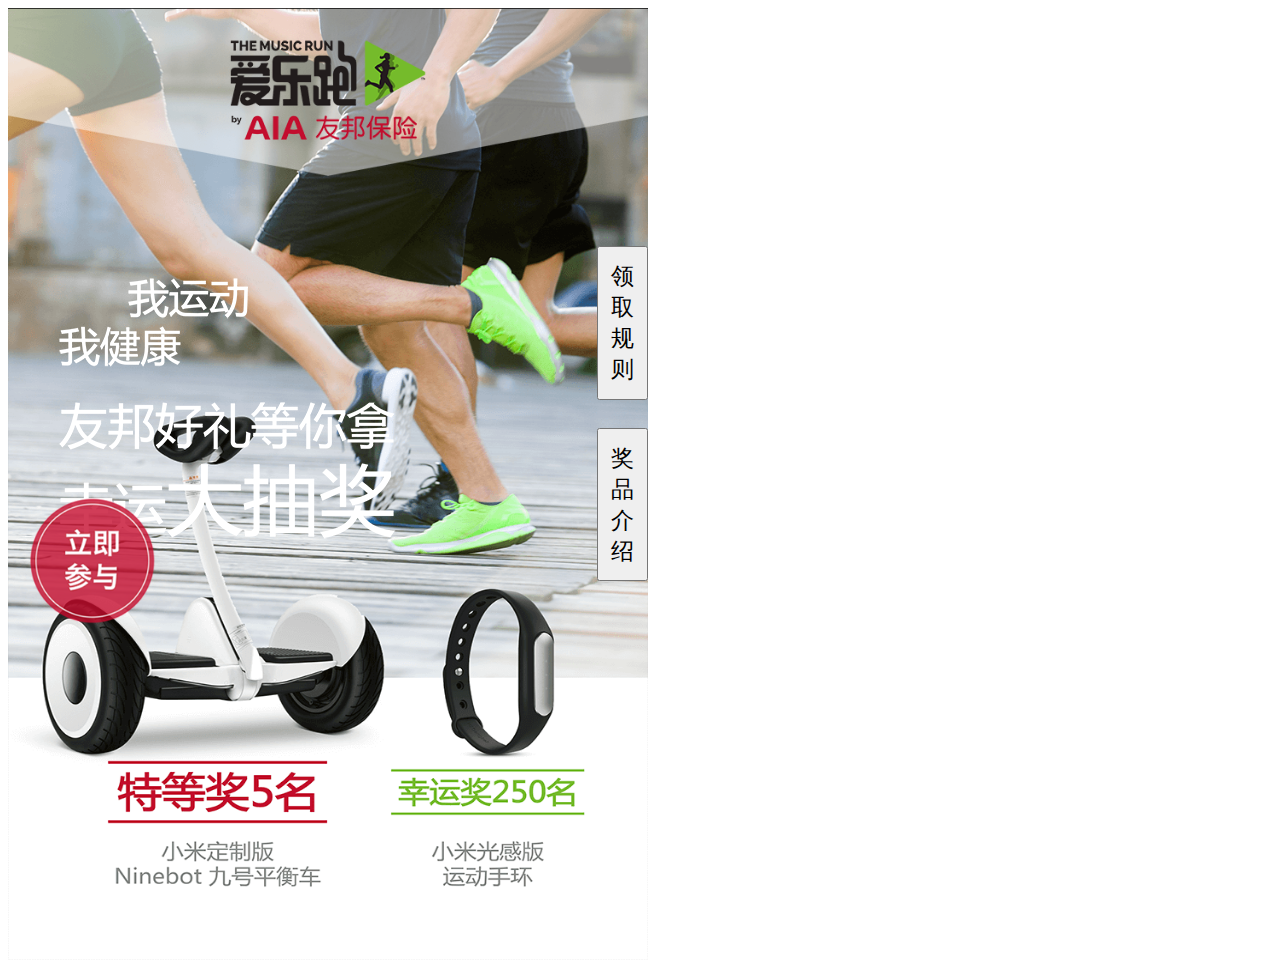
<file: index.html>
<!DOCTYPE html>
<html>
	<head>
		<meta charset="utf-8" />
		<title>友邦爱乐跑</title>
	   	<script src="http://apps.bdimg.com/libs/jquery/2.0.0/jquery.min.js"></script>
	   	<script src="http://apps.bdimg.com/libs/bootstrap/3.3.0/js/bootstrap.min.js"></script>
		<script src="stylesheets/adapt.js" type="text/javascript" charset="utf-8"></script>
		<link rel="stylesheet" type="text/css" href="stylesheets/index.css"/>
		<link href="http://apps.bdimg.com/libs/bootstrap/3.3.0/css/bootstrap.min.css" rel="stylesheet">
	</head>
	<body>
		<div id="main-container">
			<div id="index-content-section">
					<div id="logo-section">
						<div id="logo"></div>
					</div>
					<div id="info-section">
						<div id="chant">
							<img src="img/alp-chant.png"/>
						</div>
						<div id="more-info">
							<a href="rule-illustrate.html"><button type="button" class="btn btn-danger" style="font-size:0.18rem;">领<br />取<br />规<br />则</button></a>
							<a href="award-intro.html"><button type="button" class="btn btn-danger" style="margin-top:20px;font-size:0.18rem;">奖<br />品<br />介<br />绍</button></a>
						</div>
						<div id="activity">
							<a href="enroll.html"><img src="img/alp-btn-act.png" id="btn-active"/></a>
						</div>
					</div>
			</div>
		</div>
	</body>
</html>
</file>
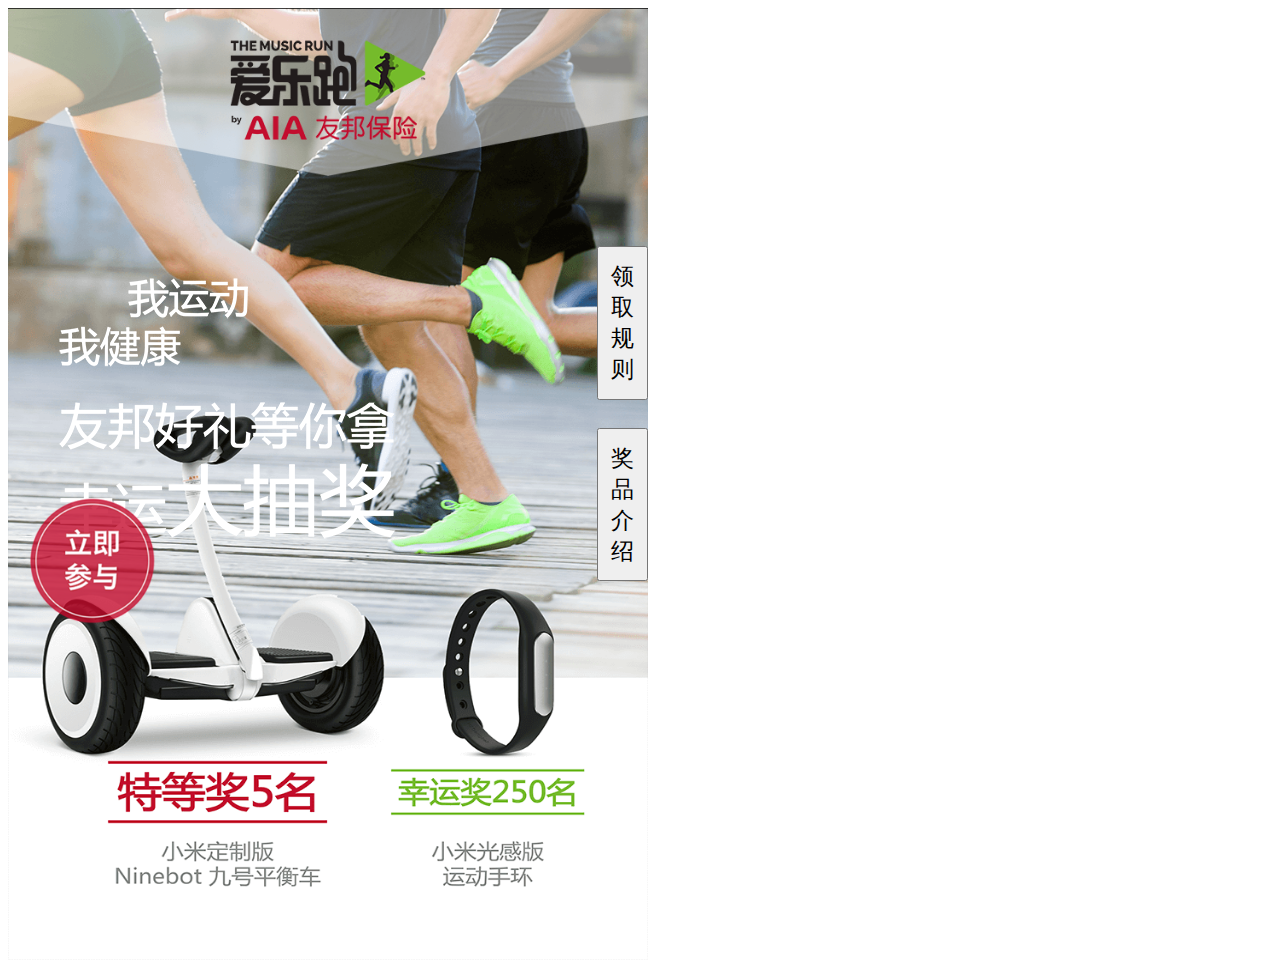
<file: alp-index.html>
<!DOCTYPE html>
<html>
	<head>
		<meta charset="utf-8" />
		<title>友邦爱乐跑</title>
	   	<script src="http://apps.bdimg.com/libs/jquery/2.0.0/jquery.min.js"></script>
	   	<script src="http://apps.bdimg.com/libs/bootstrap/3.3.0/js/bootstrap.min.js"></script>
		<script src="js/adapt.js" type="text/javascript" charset="utf-8"></script>
		<link rel="stylesheet" type="text/css" href="css/index.css"/>
		<link href="http://apps.bdimg.com/libs/bootstrap/3.3.0/css/bootstrap.min.css" rel="stylesheet">
	</head>
	<body>
		<div id="main-container">
			<div id="index-content-section">
					<div id="logo-section">
						<div id="logo"></div>
					</div>
					<div id="info-section">
						<div id="chant">
							<img src="img/alp-chant.png"/>
						</div>
						<div id="more-info">
							<a href="rule-illustrate.html"><button type="button" class="btn btn-danger" style="font-size:0.18rem;">领<br />取<br />规<br />则</button></a>
							<a href="award-intro.html"><button type="button" class="btn btn-danger" style="margin-top:20px;font-size:0.18rem;">奖<br />品<br />介<br />绍</button></a>
						</div>
						<div id="activity">
							<a href="enroll.html"><img src="img/alp-btn-act.png" id="btn-active"/></a>
						</div>
					</div>
			</div>
		</div>
	</body>
</html>
</file>
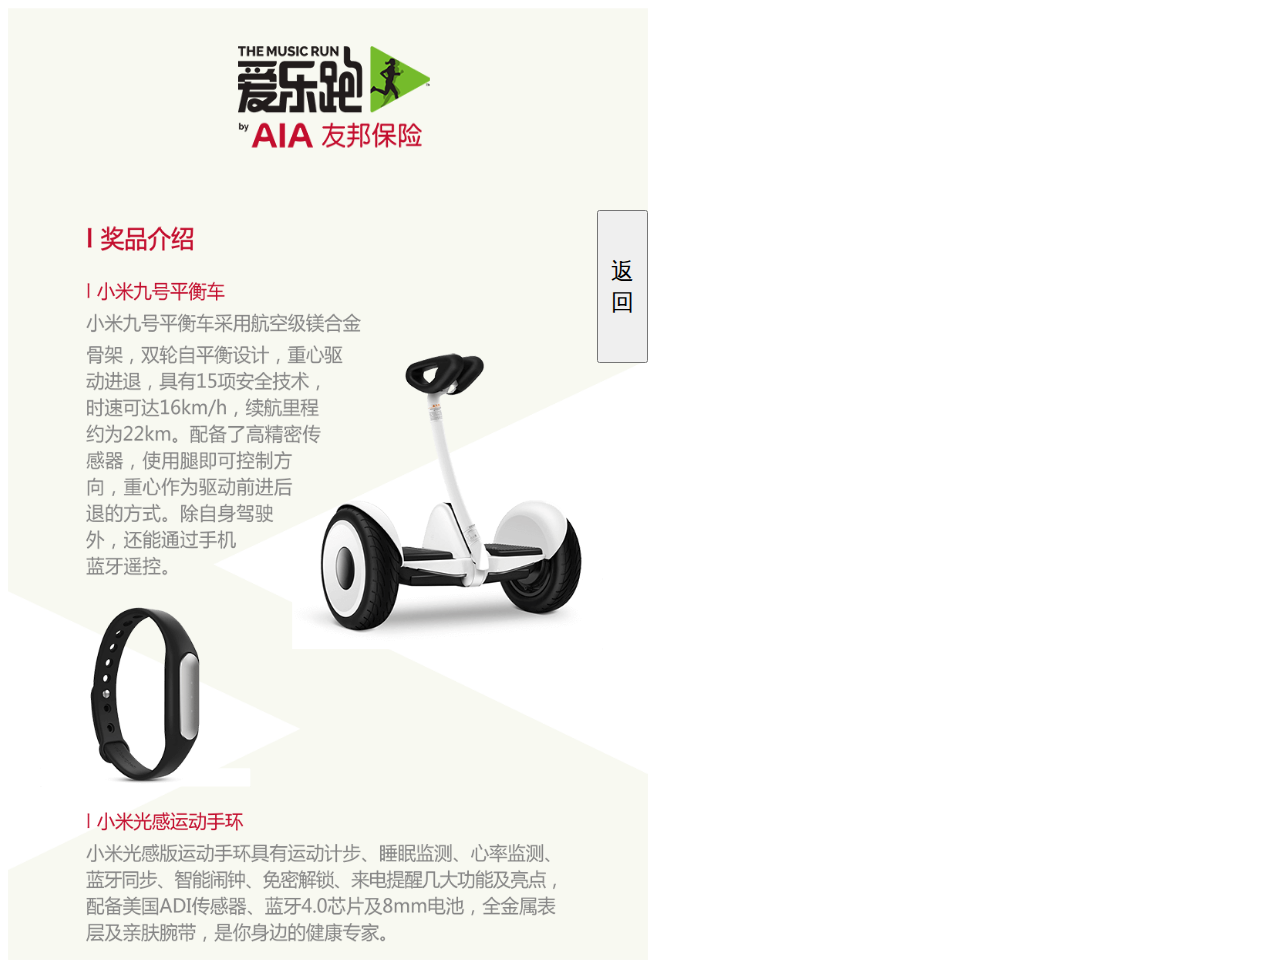
<file: award-intro.html>
<!DOCTYPE html>
<html>
	<head>
		<meta charset="UTF-8">
		<title>友邦爱乐跑</title>
		<script src="http://apps.bdimg.com/libs/jquery/2.0.0/jquery.min.js"></script>
	   	<script src="http://apps.bdimg.com/libs/bootstrap/3.3.0/js/bootstrap.min.js"></script>
		<script src="stylesheets/adapt.js" type="text/javascript" charset="utf-8"></script>
		<link rel="stylesheet" type="text/css" href="stylesheets/index.css"/>
		<link href="http://apps.bdimg.com/libs/bootstrap/3.3.0/css/bootstrap.min.css" rel="stylesheet">
	</head>
	<body>
		<div id="award-content-section">
					<div id="logo-content">
						<div id="logo2">
							
						</div>
					</div>
					<div id="more-info">
						<button type="button" class="btn btn-danger" style="font-size:0.18rem;" onclick="history.go(-1)">返<br />回</button>
					</div>
					<div id="award-intro">
						
					</div>
			</div>
	</body>
</html>
</file>
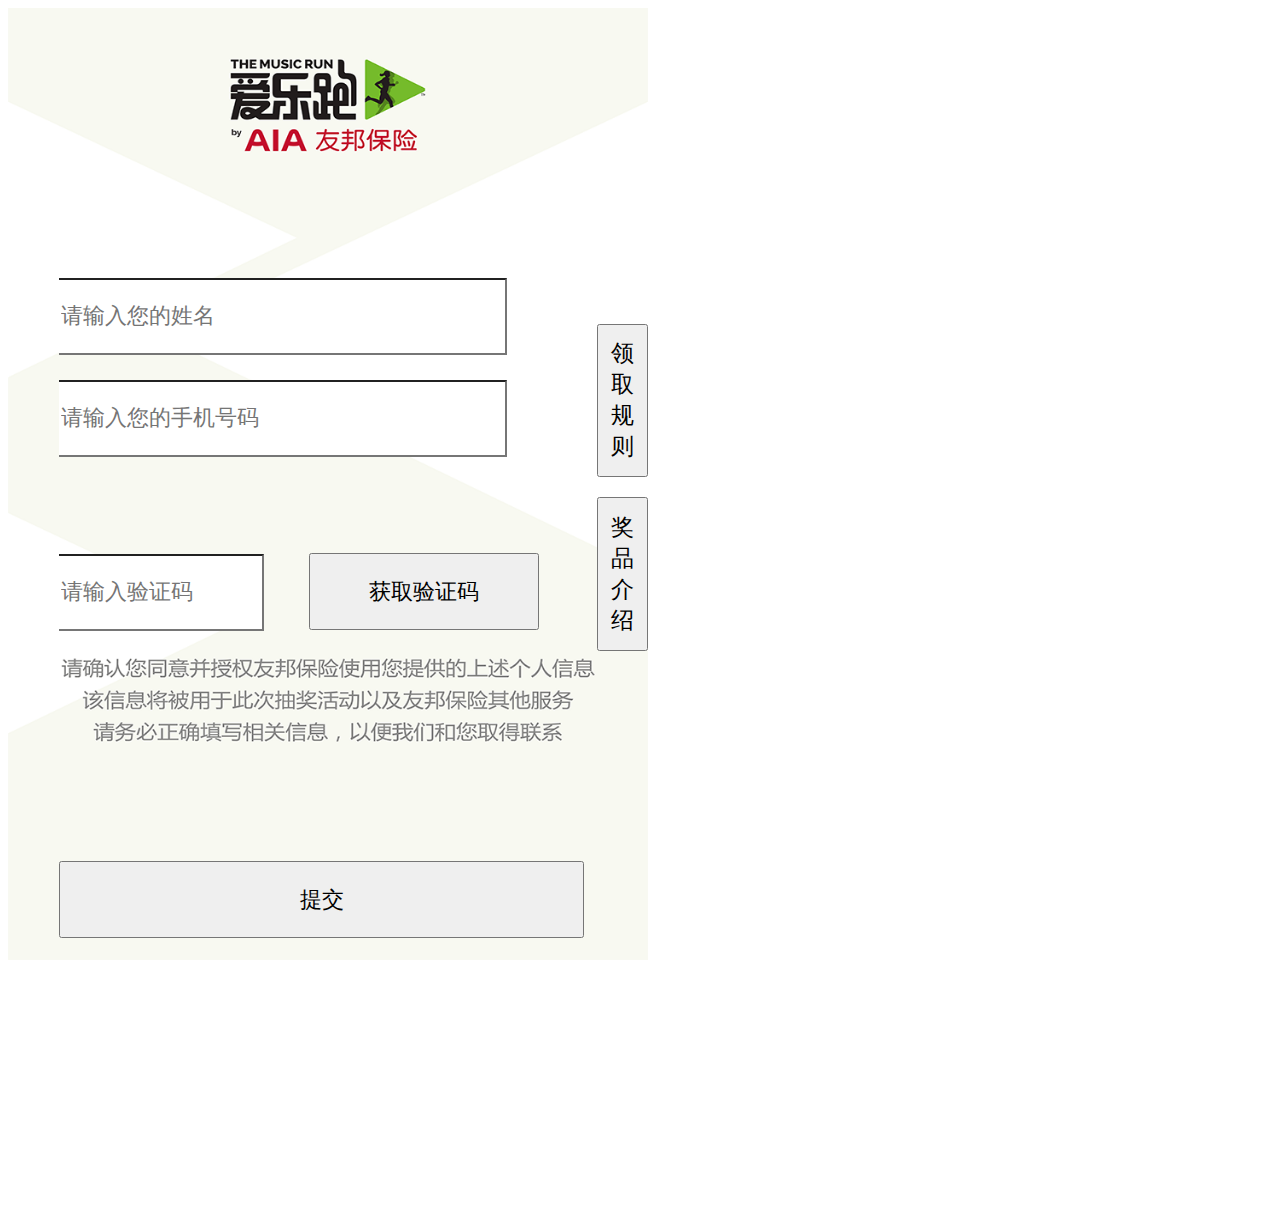
<file: enroll.html>
<html>
	<head>
		<meta charset="utf-8" />
		<title>友邦爱乐跑</title>
		<script src="http://apps.bdimg.com/libs/jquery/2.0.0/jquery.min.js"></script>
	   	<script src="http://apps.bdimg.com/libs/bootstrap/3.3.0/js/bootstrap.min.js"></script>
		<script src="stylesheets/adapt.js" type="text/javascript" charset="utf-8"></script>
		<link rel="stylesheet" type="text/css" href="stylesheets/index.css"/>
		<script src="stylesheets/common.js" type="text/javascript" charset="utf-8"></script>
		<link href="http://apps.bdimg.com/libs/bootstrap/3.3.0/css/bootstrap.min.css" rel="stylesheet">
	</head>
	<body>
		<div id="container">
			<div id="enroll-content-section">
				<div id="logo-section1">
				</div>
				
				<div id="enroll-section">
						<form class="form-horizontal" role="form">
						   	<div class="form-group" style="margin-top: 0.8rem;">
						      	<div class="input-group">
							        <span id="icon-name" class="input-group-addon" style="width:0.6rem;height:0.6rem;background-color: white;"></span>
							        <input id="name" type="text" class="form-control" placeholder="请输入您的姓名">
							    </div>
						   	</div>
						   	<div class="form-group" style="margin-top: 0.2rem;">
						      	<div class="input-group">
							        <span id="icon-phone" class="input-group-addon" style="width:0.6rem;height:0.6rem;background-color: white;"></span>
							        <input id="phone" type="text" class="form-control" placeholder="请输入您的手机号码">
							    </div>
						   	</div>
						   	<div class="form-group" style="margin-top: 0.2rem;">
						      	<div class="input-group">
							        <span id="icon-check" class="input-group-addon" style="width:0.6rem;height:0.6rem;background-color: white;"></span>
							        <input id="IDCode" type="text" class="form-control" placeholder="请输入验证码">
							        <button id="get_IDCode" class="btn btn-danger">获取验证码</button>
							    </div>
							    
						   	</div>
						   	<p id="msg"></p>
						   	<div class="form-group">
						      <div class="col-sm-12" style="margin-top:1.8rem;">
						         <button id="submit" type="submit" class="btn btn-danger">提交</button>
						      </div>
						   	</div>
						</form>
						<div id="more-info2">
							<a href="rule-illustrate.html"><button type="button" class="btn btn-danger" style="font-size:0.18rem;">领<br />取<br />规<br />则</button></a>
							<a href="award-intro.html"><button type="button" class="btn btn-danger" style="margin-top:20px;font-size:0.18rem;">奖<br />品<br />介<br />绍</button></a>
						</div>
						
				</div>
			</div>
		</div>
	</body>
</html>
</file>
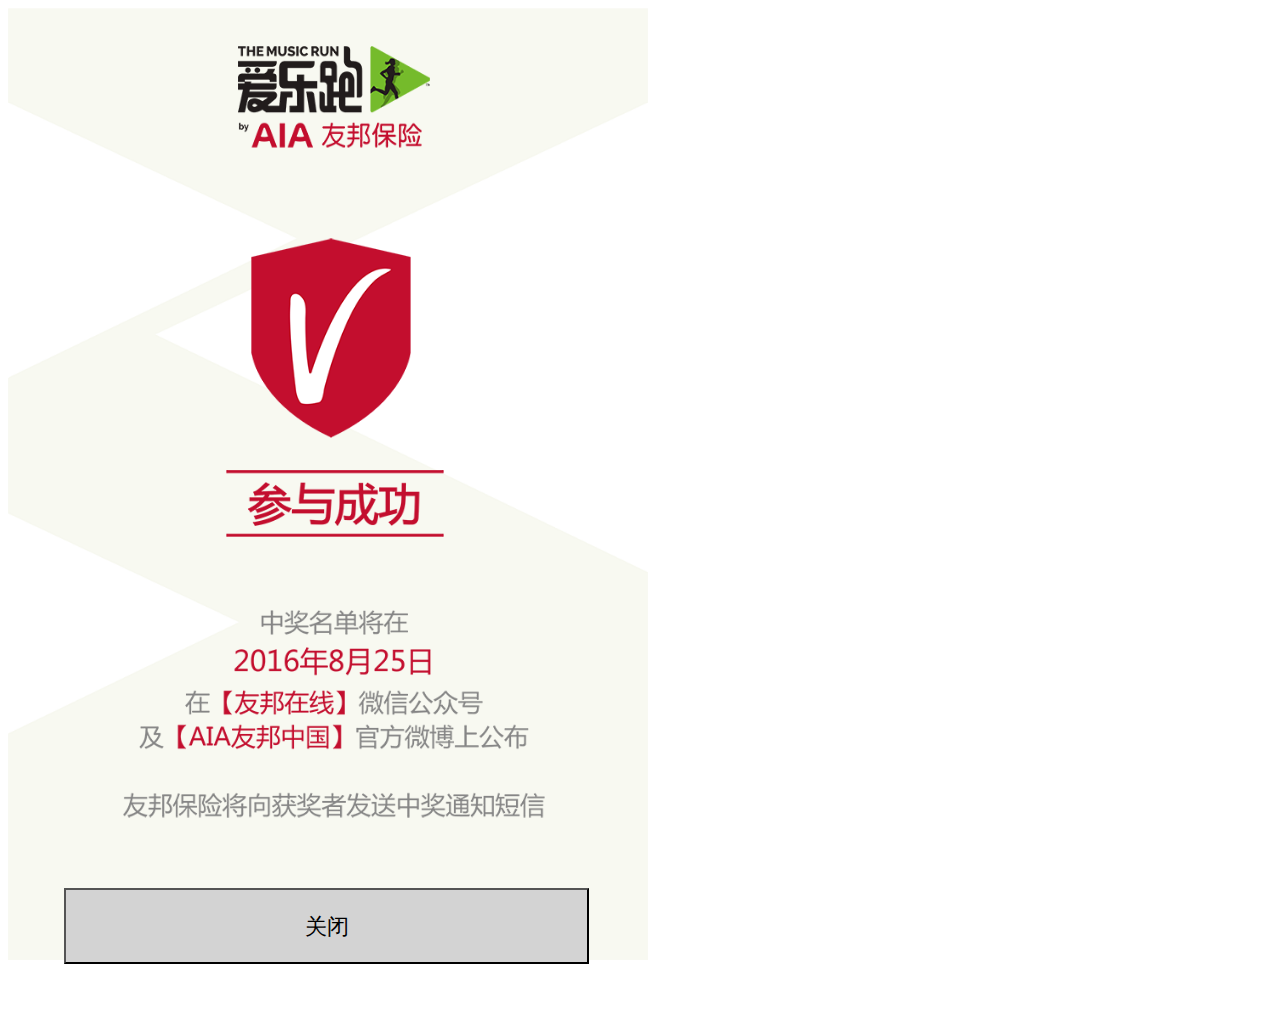
<file: enroll_sucess.html>
<!DOCTYPE html>
<html>
	<head>
		<meta charset="UTF-8">
		<title>友邦爱乐跑</title>
		<script src="http://apps.bdimg.com/libs/jquery/2.0.0/jquery.min.js"></script>
	   	<script src="http://apps.bdimg.com/libs/bootstrap/3.3.0/js/bootstrap.min.js"></script>
		<script src="stylesheets/adapt.js" type="text/javascript" charset="utf-8"></script>
		<link rel="stylesheet" type="text/css" href="stylesheets/index.css"/>
		<link href="http://apps.bdimg.com/libs/bootstrap/3.3.0/css/bootstrap.min.css" rel="stylesheet">
	</head>
	<body>
		<div id="main-container">
			<div id="enroll-content-section2">
				<div id="logo-content">
					<div id="logo2">
						
					</div>
				</div>
				<div id="status">
					<div id="success-icon">
						
					</div>
					<div id="success-text">
						
					</div>
				</div>
				<div id="success-illustration">
					<div id="success-illustration-text">
						
					</div>

					<button class="btn btn-primary" id="close" onclick="window.close()">
						关闭
					</button>
				</div>
				
				
			</div>
		</div>

	</body>
</html>
</file>
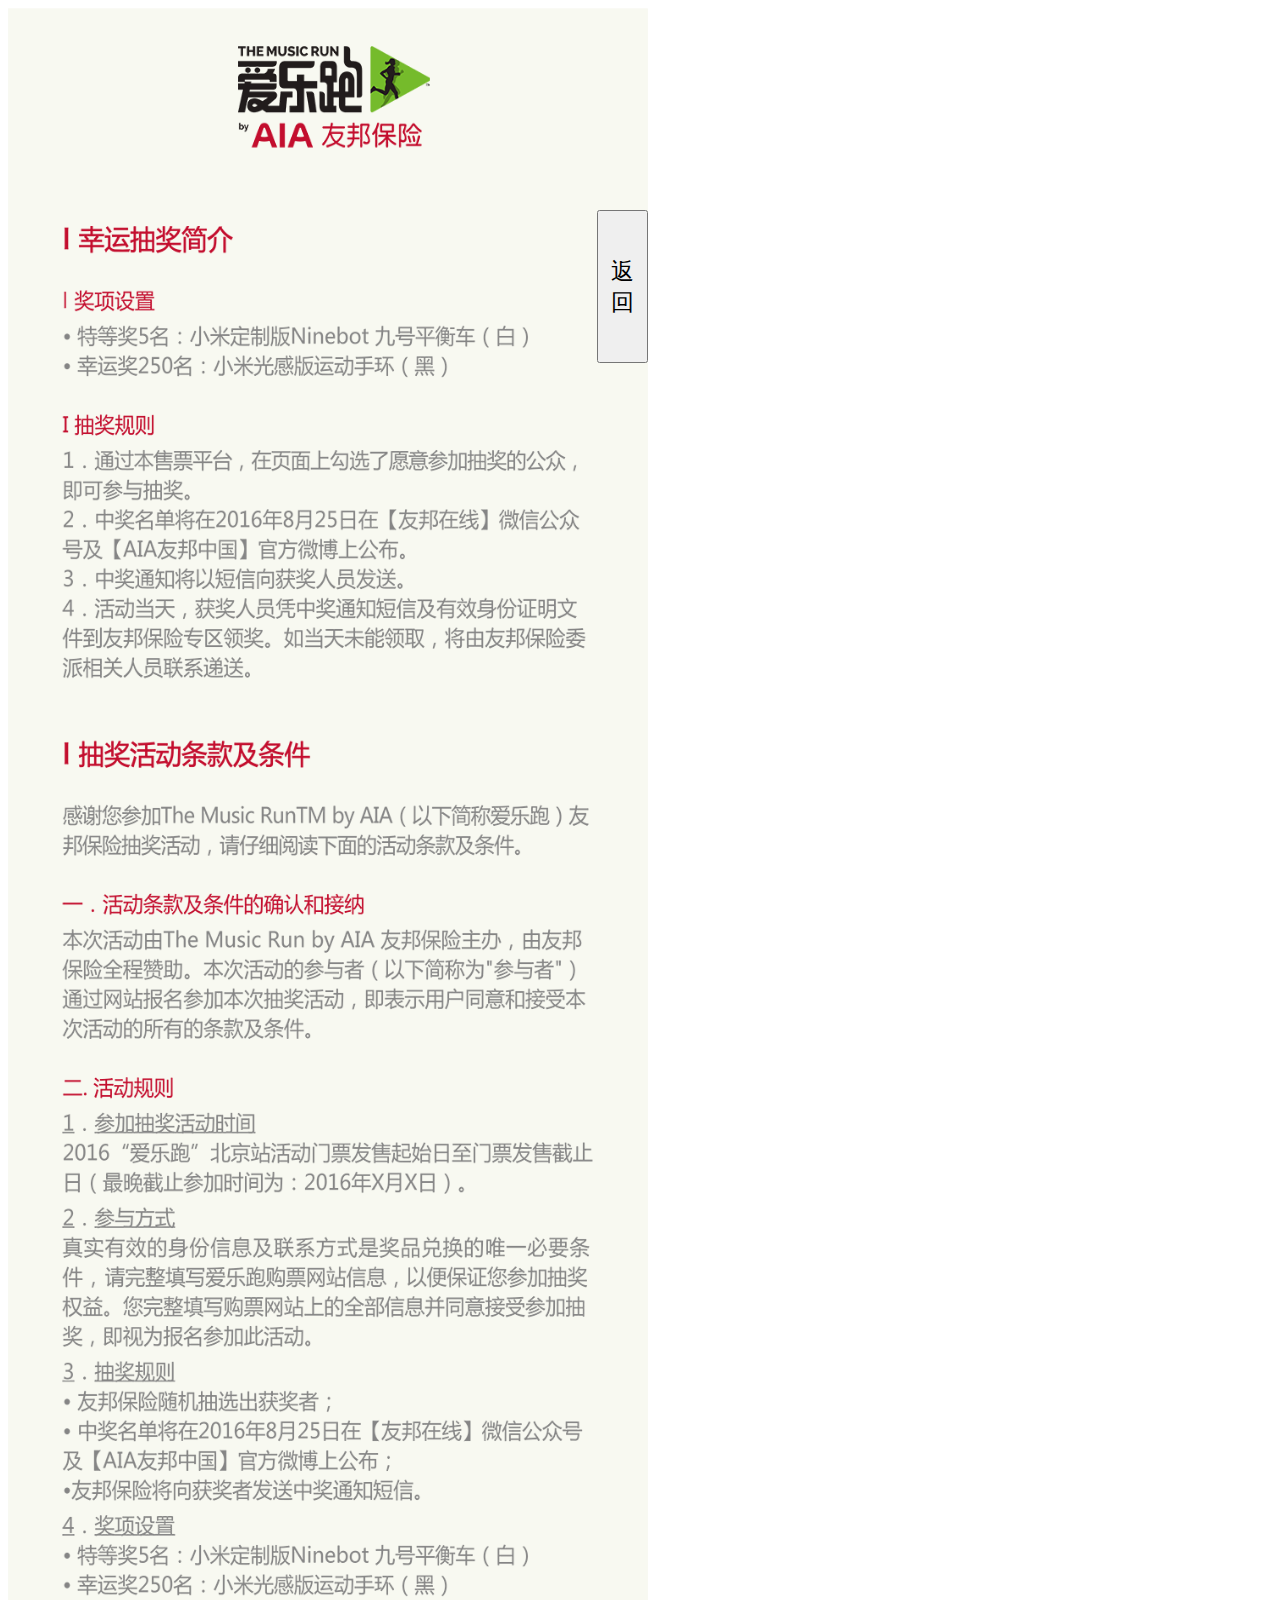
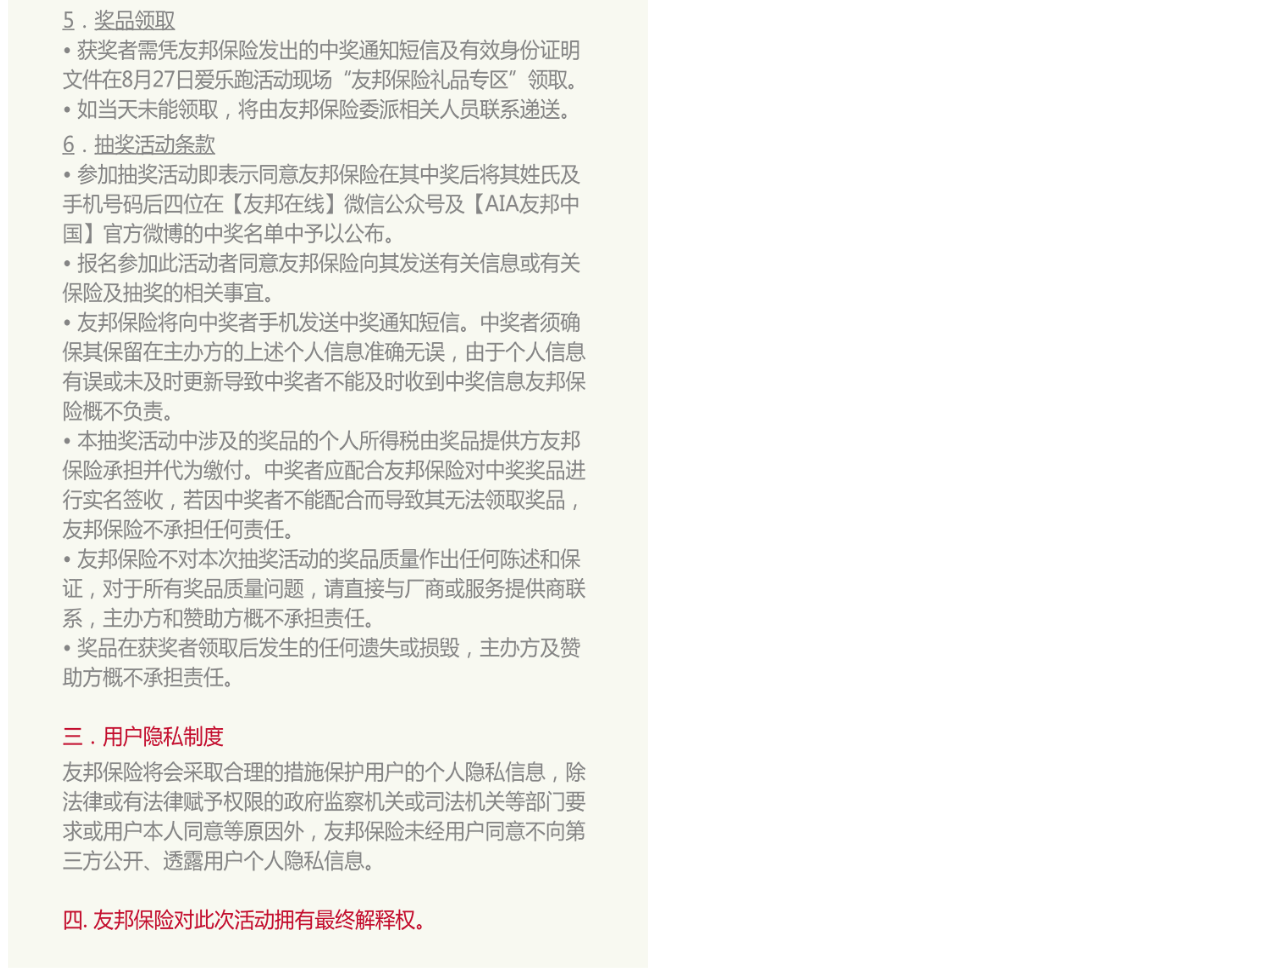
<file: rule-illustrate.html>
<!DOCTYPE html>
<html>
	<head>
		<meta charset="UTF-8">
		<title>友邦爱乐跑</title>
		<script src="http://apps.bdimg.com/libs/jquery/2.0.0/jquery.min.js"></script>
	   	<script src="http://apps.bdimg.com/libs/bootstrap/3.3.0/js/bootstrap.min.js"></script>
		<script src="stylesheets/adapt.js" type="text/javascript" charset="utf-8"></script>
		<link rel="stylesheet" type="text/css" href="stylesheets/index.css"/>
		<link href="http://apps.bdimg.com/libs/bootstrap/3.3.0/css/bootstrap.min.css" rel="stylesheet">
	</head>
	<body>
		<div id="main-container">
			<div id="illustration-content-section">
				<div id="logo-content">
					<div id="logo2">
						
					</div>
				</div>
				<div id="more-info">
					<button type="button" class="btn btn-danger" style="font-size:0.18rem;" onclick="history.go(-1)">返<br />回</button>
				</div>
				<div id="illustration-content">
					
				</div>
			</div>
		</div>
	</body>
</html>
</file>
<file: stylesheets/index.css>
#main-container {
	width: 5rem;
	height: 7.44rem;
}

#index-content-section {
	width: 5rem;
	height: 7.44rem;
	background-image: url(../img/alp-bg01.png);
	background-repeat: no-repeat;
	background-size: 100% 100%;
}

.btn {
	width: 0.4rem;
	height: 1.2rem;
	font-size: 0.17rem;
	font-family: "Microsoft YaHei";
}

#logo-section {
	width: 5rem;
	height: 1.31rem;
	background-image: url(../img/alp-logo-bg.png);
	background-repeat: no-repeat;
	background-size: 100% 100%;
}

#logo-section1 {
	width: 5rem;
	height: 1.31rem;
}

#logo {
	width: 5rem;
	height: 1.03rem;
	background-image: url(../img/alp-logo.png);
	background-repeat: no-repeat;
	background-size: 100% 100%;
}

#info-section{
	width: 5rem;
	height: 4.3rem;
	
}

#chant {
	float: left;
	width: 2.2rem;
	height: 1.7rem;
	margin-left: 0.4rem;
}

#more-info {
	margin-right: 0px;
	float: right;
	width: 0.4rem;
	height: 2.6rem;
	margin-top: -0.25rem;
}

#activity {
	height: 1rem;
	width : 1rem;
	margin-top: 0.8rem;
	margin-left: 0.15rem;
	
}

#btn-active {
	height: 1rem;
	width: 1rem;
}

#enroll-content-section {
	width: 5rem;
	height: 7.44rem;
	background-image: url(../img/alp-bg02.png);
	background-repeat: no-repeat;
	background-size: 100% 100%;
}

#enroll-section {
	width: 5rem;
	height: 7.44rem;
}

#icon-name {
	background-image: url(../img/alp-icon-user.png);
	background-repeat: no-repeat;
	background-size: 100% 100%;
}

#icon-phone {
	background-image: url(../img/alp-icon-phone.png);
	background-repeat: no-repeat;
	background-size: 100% 100%;
}

#icon-check {
	background-image: url(../img/alp-icon-id.png);
	background-repeat: no-repeat;
	background-size: 100% 100%;
}

#name,#phone {
	width: 3.5rem;
	height: 0.6rem;
	font-size: 0.17rem;
	font-family: "Microsoft YaHei";
	border-left: 0px;
}


#IDCode {
	width: 1.6rem;
	height: 0.6rem;
	border-left: 0px;
	font-size: 0.17rem;
	font-family: "Microsoft YaHei";
}

#get_IDCode{
	margin-left: 0.1rem;
	width: 1.8rem;
	height: 0.6rem;
	font-size: 0.17rem;
	font-family: "Microsoft YaHei";
}

#submit{
	margin-left: 0.4rem;
	width: 4.1rem;
	height: 0.6rem;
	font-size: 0.17rem;
	font-family: "Microsoft YaHei";
}

.input-group {
	padding-left: 0.4rem;
}

#more-info2 {
	margin-right: 0px;
	float: right;
	width: 0.4rem;
	height: 2.6rem;
	margin-top: -5.8rem;
}

#msg {
	margin-left: 1.7rem;
	
	font-size: 0.17rem;
	font-family: "Microsoft YaHei";
}

#enroll-content-section2 {
	width: 5rem;
	height: 7.44rem;
	background-image: url(../img/alp-bg03.png);
	background-repeat: no-repeat;
	background-size: 100% 100%;
}

#logo-content {
	padding-top:0.3rem;
	height: 1.4rem;
	width: 5rem;

}

#logo2 {
	
	margin-left: 1.8rem;
	width: 1.5rem;
	height: 0.8rem;
	background-image: url(../img/alp-logo2.png);
	background-repeat: no-repeat;
	background-size: 100% 100%;
}

#status {
	height: 2.8rem;
	width : 5rem;

}

#success-icon {
	margin-left: 1.9rem;
	margin-top : 0.1rem;
	width : 1.25rem;
	height: 1.56rem;
	background-image: url(../img/alp-success-icon.png);
	background-repeat: no-repeat;
	background-size: 100% 100%;
}

#success-text {
	margin-top: 0.25rem;
	margin-left: 1.7rem;
	width: 1.71rem;
	height: 0.52rem;
	background-image: url(../img/alp-success-text.png);
	background-repeat: no-repeat;
	background-size: 100% 100%;
}

#success-illustration {
	height: 3.2rem;
	width: 5rem;

}

#success-illustration-text {
	margin-left: 0.9rem;
	margin-top: 0.1rem;
	width : 3.3rem;
	height: 1.625rem;
	background-image: url(../img/alp-success-illustration.png);
	background-repeat: no-repeat;
	background-size: 100% 100%;
}

#close {
	margin-top: 0.3rem;
	margin-left: 0.44rem;
	width  : 4.1rem;
	height : 0.6rem;
	background-color: lightgrey;
	font-size: 0.17rem;
	font-family: "Microsoft YaHei";
}

#illustration-content-section {
	width : 5rem;
	height: 20rem;
	background-image: url(../img/apl-bgl04.png);
	background-repeat: no-repeat;
	background-size: 100% 100%;
}

#illustration-content {
	margin-left: 0.42rem;
	width : 4.15rem;
	height: 18rem;
	background-image: url(../img/alp-illustration.png);
	background-repeat: no-repeat;
	background-size: 100% 100%;
}

#award-content-section {
	width: 5rem;
	height: 7.44rem;
	background-image: url(../img/alp-bg05.png);
	background-repeat: no-repeat;
	background-size: 100% 100%;
}

#award-intro {
	margin-left: 0.25rem;
	width: 4.4rem;
	height: 5.6rem;
	background-image: url(../img/award-intro.png);
	background-repeat: no-repeat;
	background-size: 100% 100%;
}
</file>
<file: css/index.css>
#main-container {
	width: 5rem;
	height: 7.44rem;
}

#index-content-section {
	width: 5rem;
	height: 7.44rem;
	background-image: url(../img/alp-bg01.png);
	background-repeat: no-repeat;
	background-size: 100% 100%;
}

.btn {
	width: 0.4rem;
	height: 1.2rem;
	font-size: 0.17rem;
	font-family: "Microsoft YaHei";
}

#logo-section {
	width: 5rem;
	height: 1.31rem;
	background-image: url(../img/alp-logo-bg.png);
	background-repeat: no-repeat;
	background-size: 100% 100%;
}

#logo-section1 {
	width: 5rem;
	height: 1.31rem;
}

#logo {
	width: 5rem;
	height: 1.03rem;
	background-image: url(../img/alp-logo.png);
	background-repeat: no-repeat;
	background-size: 100% 100%;
}

#info-section{
	width: 5rem;
	height: 4.3rem;
	
}

#chant {
	float: left;
	width: 2.2rem;
	height: 1.7rem;
	margin-left: 0.4rem;
}

#more-info {
	margin-right: 0px;
	float: right;
	width: 0.4rem;
	height: 2.6rem;
	margin-top: -0.25rem;
}

#activity {
	height: 1rem;
	width : 1rem;
	margin-top: 0.8rem;
	margin-left: 0.15rem;
	
}

#btn-active {
	height: 1rem;
	width: 1rem;
}

#enroll-content-section {
	width: 5rem;
	height: 7.44rem;
	background-image: url(../img/alp-bg02.png);
	background-repeat: no-repeat;
	background-size: 100% 100%;
}

#enroll-section {
	width: 5rem;
	height: 7.44rem;
}

#icon-name {
	background-image: url(../img/alp-icon-user.png);
	background-repeat: no-repeat;
	background-size: 100% 100%;
}

#icon-phone {
	background-image: url(../img/alp-icon-phone.png);
	background-repeat: no-repeat;
	background-size: 100% 100%;
}

#icon-check {
	background-image: url(../img/alp-icon-id.png);
	background-repeat: no-repeat;
	background-size: 100% 100%;
}

#name,#phone {
	width: 3.5rem;
	height: 0.6rem;
	font-size: 0.17rem;
	font-family: "Microsoft YaHei";
	border-left: 0px;
}


#IDCode {
	width: 1.6rem;
	height: 0.6rem;
	border-left: 0px;
	font-size: 0.17rem;
	font-family: "Microsoft YaHei";
}

#get_IDCode{
	margin-left: 0.1rem;
	width: 1.8rem;
	height: 0.6rem;
	font-size: 0.17rem;
	font-family: "Microsoft YaHei";
}

#submit{
	margin-left: 0.4rem;
	width: 4.1rem;
	height: 0.6rem;
	font-size: 0.17rem;
	font-family: "Microsoft YaHei";
}

.input-group {
	padding-left: 0.4rem;
}

#more-info2 {
	margin-right: 0px;
	float: right;
	width: 0.4rem;
	height: 2.6rem;
	margin-top: -5.8rem;
}

#msg {
	margin-left: 1.7rem;
	
	font-size: 0.17rem;
	font-family: "Microsoft YaHei";
}

#enroll-content-section2 {
	width: 5rem;
	height: 7.44rem;
	background-image: url(../img/alp-bg03.png);
	background-repeat: no-repeat;
	background-size: 100% 100%;
}

#logo-content {
	padding-top:0.3rem;
	height: 1.4rem;
	width: 5rem;

}

#logo2 {
	
	margin-left: 1.8rem;
	width: 1.5rem;
	height: 0.8rem;
	background-image: url(../img/alp-logo2.png);
	background-repeat: no-repeat;
	background-size: 100% 100%;
}

#status {
	height: 2.8rem;
	width : 5rem;

}

#success-icon {
	margin-left: 1.9rem;
	margin-top : 0.1rem;
	width : 1.25rem;
	height: 1.56rem;
	background-image: url(../img/alp-success-icon.png);
	background-repeat: no-repeat;
	background-size: 100% 100%;
}

#success-text {
	margin-top: 0.25rem;
	margin-left: 1.7rem;
	width: 1.71rem;
	height: 0.52rem;
	background-image: url(../img/alp-success-text.png);
	background-repeat: no-repeat;
	background-size: 100% 100%;
}

#success-illustration {
	height: 3.2rem;
	width: 5rem;

}

#success-illustration-text {
	margin-left: 0.9rem;
	margin-top: 0.1rem;
	width : 3.3rem;
	height: 1.625rem;
	background-image: url(../img/alp-success-illustration.png);
	background-repeat: no-repeat;
	background-size: 100% 100%;
}

#close {
	margin-top: 0.3rem;
	margin-left: 0.44rem;
	width  : 4.1rem;
	height : 0.6rem;
	background-color: lightgrey;
	font-size: 0.17rem;
	font-family: "Microsoft YaHei";
}

#illustration-content-section {
	width : 5rem;
	height: 20rem;
	background-image: url(../img/apl-bgl04.png);
	background-repeat: no-repeat;
	background-size: 100% 100%;
}

#illustration-content {
	margin-left: 0.42rem;
	width : 4.15rem;
	height: 18rem;
	background-image: url(../img/alp-illustration.png);
	background-repeat: no-repeat;
	background-size: 100% 100%;
}

#award-content-section {
	width: 5rem;
	height: 7.44rem;
	background-image: url(../img/alp-bg05.png);
	background-repeat: no-repeat;
	background-size: 100% 100%;
}

#award-intro {
	margin-left: 0.25rem;
	width: 4.4rem;
	height: 5.6rem;
	background-image: url(../img/award-intro.png);
	background-repeat: no-repeat;
	background-size: 100% 100%;
}
</file>
